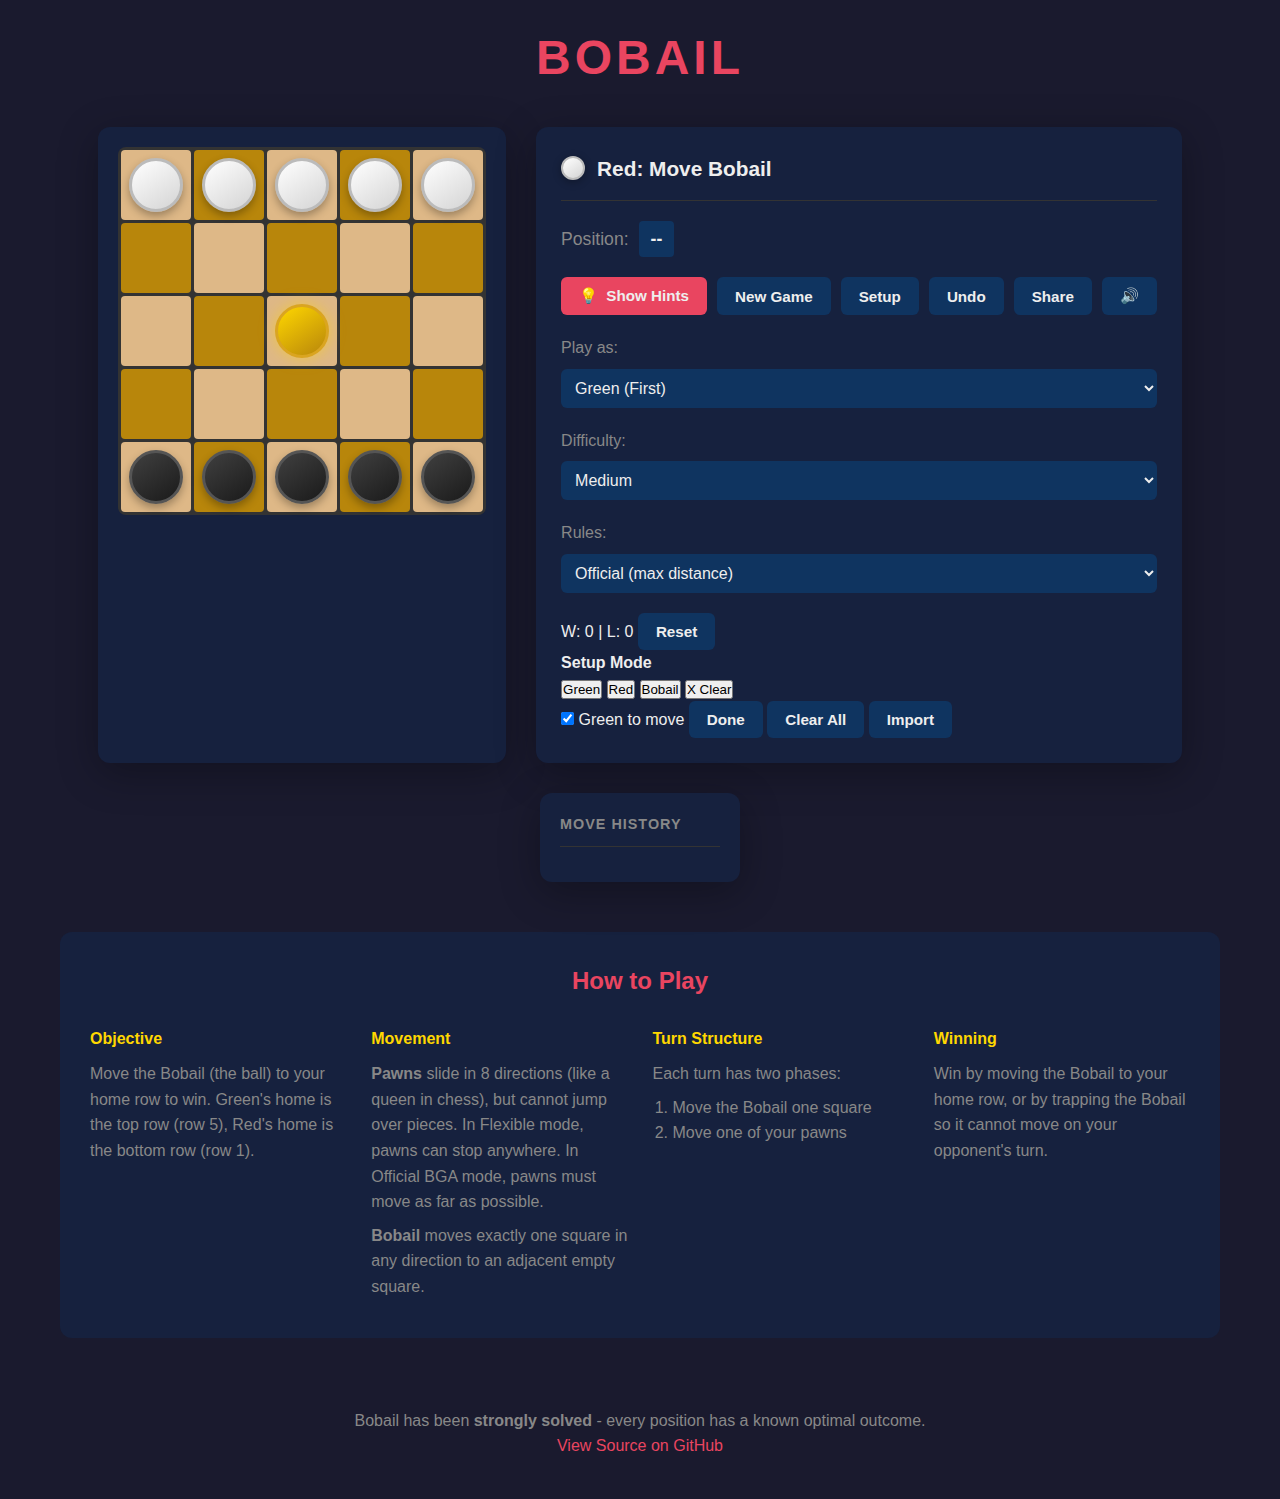
<file: docs/index.html>
<!DOCTYPE html>
<html lang="en">
<head>
    <meta charset="UTF-8">
    <meta name="viewport" content="width=device-width, initial-scale=1.0">
    <title>Bobail - Play the Solved Game</title>
    <link rel="stylesheet" href="style.css">
</head>
<body>
    <div class="container">
        <header>
            <h1>Bobail</h1>
        </header>

        <main>
            <div class="game-area">
                <div class="board-container">
                    <div class="board" id="board">
                        <!-- Board squares generated by JS -->
                    </div>
                </div>

                <div class="game-info">
                    <div class="turn-indicator" id="turn-indicator">
                        <span class="turn-dot white-dot"></span>
                        <span id="turn-text">Green to move</span>
                    </div>

                    <div class="evaluation hidden" id="evaluation">
                        <span class="eval-label">Position:</span>
                        <span class="eval-value" id="eval-value">--</span>
                    </div>

                    <div class="controls">
                        <button id="hint-toggle" class="btn btn-hint">
                            <span class="hint-icon">💡</span> Show Hints
                        </button>
                        <button id="new-game" class="btn">New Game</button>
                        <button id="setup-btn" class="btn">Setup</button>
                        <button id="undo" class="btn">Undo</button>
                        <button id="share-btn" class="btn">Share</button>
                        <button id="sound-toggle" class="btn btn-icon active">🔊</button>
                    </div>

                    <div class="selects-row">
                        <div class="mode-select">
                            <label>Play as:</label>
                            <select id="player-color">
                                <option value="white" selected>Green (First)</option>
                                <option value="black">Red (Second)</option>
                                <option value="both">Two Players</option>
                            </select>
                        </div>

                        <div class="mode-select">
                            <label>Difficulty:</label>
                            <select id="difficulty">
                                <option value="easy">Easy</option>
                                <option value="medium" selected>Medium</option>
                                <option value="hard">Hard</option>
                            </select>
                        </div>
                    </div>

                    <div class="selects-row">
                        <div class="mode-select">
                            <label>Rules:</label>
                            <select id="rules-variant">
                                <option value="official" selected>Official (max distance)</option>
                                <option value="flexible">Flexible (stop anywhere)</option>
                            </select>
                        </div>
                    </div>

                    <div class="stats-row">
                        <span id="stats-display">W: 0 | L: 0</span>
                        <button id="reset-stats" class="btn btn-small">Reset</button>
                    </div>

                    <div class="hint-legend" id="hint-legend">
                        <h4>Move Evaluation</h4>
                        <div class="legend-item">
                            <span class="legend-color win"></span> Winning move
                        </div>
                        <div class="legend-item">
                            <span class="legend-color draw"></span> Drawing move
                        </div>
                        <div class="legend-item">
                            <span class="legend-color loss"></span> Losing move
                        </div>
                    </div>

                    <div class="setup-panel hidden" id="setup-panel">
                        <h4>Setup Mode</h4>
                        <div class="setup-pieces">
                            <button class="setup-piece-btn active" data-piece="white">
                                <span class="piece-icon green"></span> Green
                            </button>
                            <button class="setup-piece-btn" data-piece="black">
                                <span class="piece-icon red"></span> Red
                            </button>
                            <button class="setup-piece-btn" data-piece="bobail">
                                <span class="piece-icon bobail"></span> Bobail
                            </button>
                            <button class="setup-piece-btn" data-piece="clear">
                                <span class="piece-icon clear">X</span> Clear
                            </button>
                        </div>
                        <div class="setup-controls">
                            <label>
                                <input type="checkbox" id="setup-white-to-move" checked>
                                Green to move
                            </label>
                            <button id="setup-done" class="btn">Done</button>
                            <button id="setup-clear-all" class="btn btn-secondary">Clear All</button>
                            <button id="setup-import" class="btn btn-secondary">Import</button>
                        </div>
                    </div>
                </div>
            </div>

            <div class="history-panel">
                <h3>Move History</h3>
                <div class="move-list" id="move-list">
                    <!-- Moves will be listed here -->
                </div>
            </div>
        </main>

        <section class="rules">
            <h2>How to Play</h2>
            <div class="rules-content">
                <div class="rule">
                    <h4>Objective</h4>
                    <p>Move the Bobail (the ball) to your home row to win. Green's home is the top row (row 5), Red's home is the bottom row (row 1).</p>
                </div>
                <div class="rule">
                    <h4>Movement</h4>
                    <p><strong>Pawns</strong> slide in 8 directions (like a queen in chess), but cannot jump over pieces. <span id="rules-desc">In Flexible mode, pawns can stop anywhere. In Official BGA mode, pawns must move as far as possible.</span></p>
                    <p><strong>Bobail</strong> moves exactly one square in any direction to an adjacent empty square.</p>
                </div>
                <div class="rule">
                    <h4>Turn Structure</h4>
                    <p>Each turn has two phases:</p>
                    <ol>
                        <li>Move the Bobail one square</li>
                        <li>Move one of your pawns</li>
                    </ol>
                </div>
                <div class="rule">
                    <h4>Winning</h4>
                    <p>Win by moving the Bobail to your home row, or by trapping the Bobail so it cannot move on your opponent's turn.</p>
                </div>
            </div>
        </section>

        <footer>
            <p>Bobail has been <strong>strongly solved</strong> - every position has a known optimal outcome.</p>
            <p><a href="https://github.com/jasondaming/bobail-solver">View Source on GitHub</a></p>
        </footer>
    </div>

    <script src="game.js"></script>
</body>
</html>
</file>
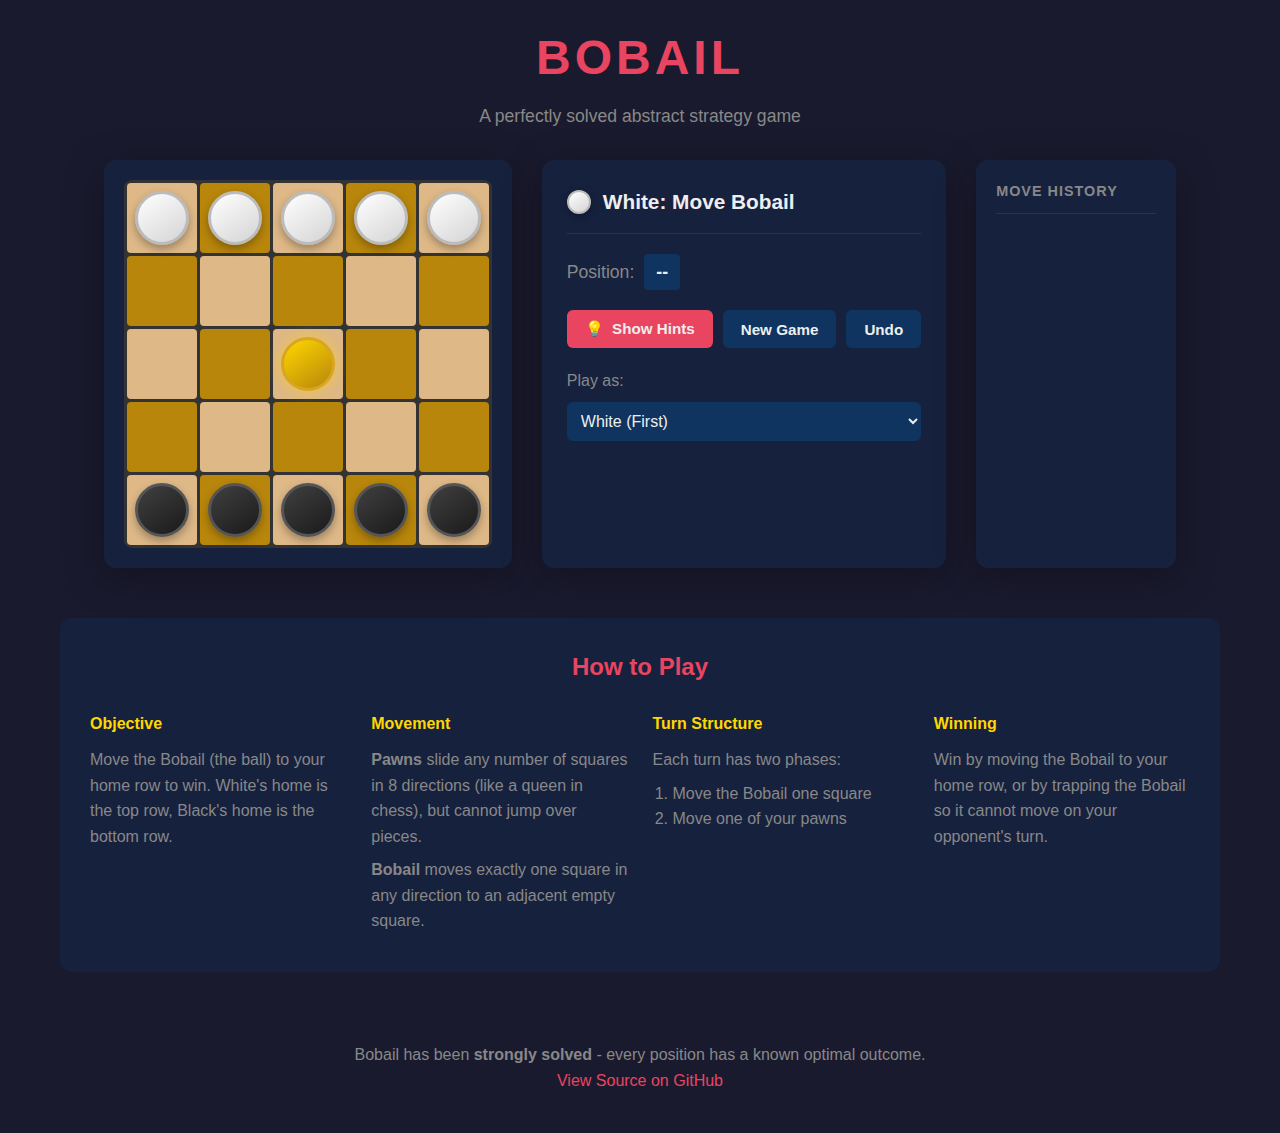
<file: web/index.html>
<!DOCTYPE html>
<html lang="en">
<head>
    <meta charset="UTF-8">
    <meta name="viewport" content="width=device-width, initial-scale=1.0">
    <title>Bobail - Play the Solved Game</title>
    <link rel="stylesheet" href="style.css">
</head>
<body>
    <div class="container">
        <header>
            <h1>Bobail</h1>
            <p class="subtitle">A perfectly solved abstract strategy game</p>
        </header>

        <main>
            <div class="game-area">
                <div class="board-container">
                    <div class="board" id="board">
                        <!-- Board squares generated by JS -->
                    </div>
                </div>

                <div class="game-info">
                    <div class="turn-indicator" id="turn-indicator">
                        <span class="turn-dot white-dot"></span>
                        <span id="turn-text">White to move</span>
                    </div>

                    <div class="evaluation" id="evaluation">
                        <span class="eval-label">Position:</span>
                        <span class="eval-value" id="eval-value">--</span>
                    </div>

                    <div class="controls">
                        <button id="hint-toggle" class="btn btn-hint">
                            <span class="hint-icon">💡</span> Show Hints
                        </button>
                        <button id="new-game" class="btn">New Game</button>
                        <button id="undo" class="btn">Undo</button>
                    </div>

                    <div class="mode-select">
                        <label>Play as:</label>
                        <select id="player-color">
                            <option value="white">White (First)</option>
                            <option value="black">Black (Second)</option>
                            <option value="both">Both (Analysis)</option>
                        </select>
                    </div>

                    <div class="hint-legend" id="hint-legend">
                        <h4>Move Evaluation</h4>
                        <div class="legend-item">
                            <span class="legend-color win"></span> Winning move
                        </div>
                        <div class="legend-item">
                            <span class="legend-color draw"></span> Drawing move
                        </div>
                        <div class="legend-item">
                            <span class="legend-color loss"></span> Losing move
                        </div>
                    </div>
                </div>
            </div>

            <div class="history-panel">
                <h3>Move History</h3>
                <div class="move-list" id="move-list">
                    <!-- Moves will be listed here -->
                </div>
            </div>
        </main>

        <section class="rules">
            <h2>How to Play</h2>
            <div class="rules-content">
                <div class="rule">
                    <h4>Objective</h4>
                    <p>Move the Bobail (the ball) to your home row to win. White's home is the top row, Black's home is the bottom row.</p>
                </div>
                <div class="rule">
                    <h4>Movement</h4>
                    <p><strong>Pawns</strong> slide any number of squares in 8 directions (like a queen in chess), but cannot jump over pieces.</p>
                    <p><strong>Bobail</strong> moves exactly one square in any direction to an adjacent empty square.</p>
                </div>
                <div class="rule">
                    <h4>Turn Structure</h4>
                    <p>Each turn has two phases:</p>
                    <ol>
                        <li>Move the Bobail one square</li>
                        <li>Move one of your pawns</li>
                    </ol>
                </div>
                <div class="rule">
                    <h4>Winning</h4>
                    <p>Win by moving the Bobail to your home row, or by trapping the Bobail so it cannot move on your opponent's turn.</p>
                </div>
            </div>
        </section>

        <footer>
            <p>Bobail has been <strong>strongly solved</strong> - every position has a known optimal outcome.</p>
            <p><a href="https://github.com/jasondaming/bobail-solver">View Source on GitHub</a></p>
        </footer>
    </div>

    <script src="game.js"></script>
</body>
</html>
</file>
<file: docs/style.css>
* {
    margin: 0;
    padding: 0;
    box-sizing: border-box;
}

:root {
    --bg-color: #1a1a2e;
    --surface-color: #16213e;
    --primary-color: #e94560;
    --secondary-color: #0f3460;
    --text-color: #eee;
    --text-muted: #888;
    --white-piece: #f5f5f5;
    --black-piece: #2d2d2d;
    --bobail-color: #ffd700;
    --win-color: #4ade80;
    --draw-color: #facc15;
    --loss-color: #f87171;
    --board-light: #deb887;
    --board-dark: #b8860b;
    --highlight: rgba(255, 215, 0, 0.4);
    --selected: rgba(233, 69, 96, 0.5);
}

body {
    font-family: 'Segoe UI', Tahoma, Geneva, Verdana, sans-serif;
    background: var(--bg-color);
    color: var(--text-color);
    min-height: 100vh;
    line-height: 1.6;
}

.container {
    max-width: 1200px;
    margin: 0 auto;
    padding: 20px;
}

header {
    text-align: center;
    margin-bottom: 30px;
}

header h1 {
    font-size: 3rem;
    color: var(--primary-color);
    text-transform: uppercase;
    letter-spacing: 4px;
    margin-bottom: 5px;
}

.subtitle {
    color: var(--text-muted);
    font-size: 1.1rem;
}

main {
    display: flex;
    gap: 30px;
    justify-content: center;
    flex-wrap: wrap;
}

.game-area {
    display: flex;
    gap: 30px;
    flex-wrap: wrap;
    justify-content: center;
}

/* Board Styles */
.board-container {
    background: var(--surface-color);
    padding: 20px;
    border-radius: 12px;
    box-shadow: 0 10px 40px rgba(0, 0, 0, 0.3);
}

.board {
    display: grid;
    grid-template-columns: repeat(5, 70px);
    grid-template-rows: repeat(5, 70px);
    gap: 3px;
    background: #333;
    padding: 3px;
    border-radius: 8px;
}

.square {
    width: 70px;
    height: 70px;
    display: flex;
    align-items: center;
    justify-content: center;
    cursor: pointer;
    position: relative;
    transition: all 0.2s ease;
    border-radius: 4px;
}

.square.light {
    background: var(--board-light);
}

.square.dark {
    background: var(--board-dark);
}

.square:hover {
    filter: brightness(1.1);
}

.square.selected {
    box-shadow: inset 0 0 0 4px var(--primary-color);
}

.square.valid-move {
    cursor: pointer;
}

.square.valid-move::after {
    content: '';
    position: absolute;
    width: 20px;
    height: 20px;
    background: rgba(0, 0, 0, 0.3);
    border-radius: 50%;
}

.square.valid-move.has-piece::after {
    width: 100%;
    height: 100%;
    background: transparent;
    border-radius: 4px;
    box-shadow: inset 0 0 0 4px rgba(0, 0, 0, 0.4);
}

/* Hint overlays */
.square.hint-win::before {
    content: '';
    position: absolute;
    inset: 4px;
    background: var(--win-color);
    opacity: 0.5;
    border-radius: 4px;
    z-index: 1;
}

.square.hint-draw::before {
    content: '';
    position: absolute;
    inset: 4px;
    background: var(--draw-color);
    opacity: 0.5;
    border-radius: 4px;
    z-index: 1;
}

.square.hint-loss::before {
    content: '';
    position: absolute;
    inset: 4px;
    background: var(--loss-color);
    opacity: 0.5;
    border-radius: 4px;
    z-index: 1;
}

/* Pieces */
.piece {
    width: 54px;
    height: 54px;
    border-radius: 50%;
    position: relative;
    z-index: 2;
    transition: transform 0.15s ease;
    box-shadow: 0 4px 8px rgba(0, 0, 0, 0.3);
}

.piece:hover {
    transform: scale(1.05);
}

.piece.white {
    background: linear-gradient(145deg, #ffffff, #d4d4d4);
    border: 3px solid #bbb;
}

.piece.black {
    background: linear-gradient(145deg, #404040, #1a1a1a);
    border: 3px solid #555;
}

.piece.bobail {
    background: linear-gradient(145deg, #ffd700, #b8860b);
    border: 3px solid #daa520;
    box-shadow: 0 0 15px rgba(255, 215, 0, 0.5);
}

/* Game Info Panel */
.game-info {
    background: var(--surface-color);
    padding: 25px;
    border-radius: 12px;
    min-width: 250px;
    box-shadow: 0 10px 40px rgba(0, 0, 0, 0.3);
}

.turn-indicator {
    display: flex;
    align-items: center;
    gap: 12px;
    font-size: 1.3rem;
    font-weight: 600;
    margin-bottom: 20px;
    padding-bottom: 15px;
    border-bottom: 1px solid #333;
}

.turn-dot {
    width: 24px;
    height: 24px;
    border-radius: 50%;
    box-shadow: 0 2px 8px rgba(0, 0, 0, 0.3);
}

.turn-dot.white-dot {
    background: linear-gradient(145deg, #ffffff, #d4d4d4);
    border: 2px solid #bbb;
}

.turn-dot.black-dot {
    background: linear-gradient(145deg, #404040, #1a1a1a);
    border: 2px solid #555;
}

.evaluation {
    display: flex;
    align-items: center;
    gap: 10px;
    margin-bottom: 20px;
    font-size: 1.1rem;
}

.eval-label {
    color: var(--text-muted);
}

.eval-value {
    font-weight: 700;
    padding: 4px 12px;
    border-radius: 4px;
    background: var(--secondary-color);
}

.eval-value.win {
    background: var(--win-color);
    color: #000;
}

.eval-value.draw {
    background: var(--draw-color);
    color: #000;
}

.eval-value.loss {
    background: var(--loss-color);
    color: #000;
}

.controls {
    display: flex;
    flex-wrap: wrap;
    gap: 10px;
    margin-bottom: 20px;
}

.btn {
    padding: 10px 18px;
    border: none;
    border-radius: 6px;
    cursor: pointer;
    font-size: 0.95rem;
    font-weight: 600;
    transition: all 0.2s ease;
    background: var(--secondary-color);
    color: var(--text-color);
}

.btn:hover {
    background: #1a4a80;
    transform: translateY(-1px);
}

.btn-hint {
    background: var(--primary-color);
}

.btn-hint:hover {
    background: #d13a52;
}

.btn-hint.active {
    background: var(--win-color);
    color: #000;
}

.hint-icon {
    margin-right: 4px;
}

.mode-select {
    margin-bottom: 20px;
}

.mode-select label {
    display: block;
    margin-bottom: 8px;
    color: var(--text-muted);
}

.mode-select select {
    width: 100%;
    padding: 10px;
    border-radius: 6px;
    border: none;
    background: var(--secondary-color);
    color: var(--text-color);
    font-size: 1rem;
    cursor: pointer;
}

.hint-legend {
    display: none;
    padding-top: 15px;
    border-top: 1px solid #333;
}

.hint-legend.visible {
    display: block;
}

.hint-legend h4 {
    margin-bottom: 12px;
    color: var(--text-muted);
    font-size: 0.9rem;
    text-transform: uppercase;
    letter-spacing: 1px;
}

.legend-item {
    display: flex;
    align-items: center;
    gap: 10px;
    margin-bottom: 8px;
    font-size: 0.9rem;
}

.legend-color {
    width: 20px;
    height: 20px;
    border-radius: 4px;
}

.legend-color.win {
    background: var(--win-color);
}

.legend-color.draw {
    background: var(--draw-color);
}

.legend-color.loss {
    background: var(--loss-color);
}

/* History Panel */
.history-panel {
    background: var(--surface-color);
    padding: 20px;
    border-radius: 12px;
    min-width: 200px;
    max-height: 500px;
    box-shadow: 0 10px 40px rgba(0, 0, 0, 0.3);
}

.history-panel h3 {
    margin-bottom: 15px;
    padding-bottom: 10px;
    border-bottom: 1px solid #333;
    color: var(--text-muted);
    font-size: 0.9rem;
    text-transform: uppercase;
    letter-spacing: 1px;
}

.move-list {
    max-height: 400px;
    overflow-y: auto;
    font-family: 'Courier New', monospace;
    font-size: 0.9rem;
}

.move-entry {
    padding: 6px 8px;
    border-radius: 4px;
    margin-bottom: 4px;
}

.move-entry:nth-child(odd) {
    background: rgba(255, 255, 255, 0.05);
}

.move-number {
    color: var(--text-muted);
    margin-right: 8px;
}

/* Rules Section */
.rules {
    margin-top: 50px;
    padding: 30px;
    background: var(--surface-color);
    border-radius: 12px;
}

.rules h2 {
    text-align: center;
    margin-bottom: 25px;
    color: var(--primary-color);
}

.rules-content {
    display: grid;
    grid-template-columns: repeat(auto-fit, minmax(250px, 1fr));
    gap: 25px;
}

.rule h4 {
    color: var(--bobail-color);
    margin-bottom: 10px;
}

.rule p {
    color: var(--text-muted);
    margin-bottom: 8px;
}

.rule ol {
    color: var(--text-muted);
    margin-left: 20px;
}

/* Footer */
footer {
    text-align: center;
    margin-top: 50px;
    padding: 20px;
    color: var(--text-muted);
}

footer a {
    color: var(--primary-color);
    text-decoration: none;
}

footer a:hover {
    text-decoration: underline;
}

/* Responsive */
@media (max-width: 768px) {
    .board {
        grid-template-columns: repeat(5, 60px);
        grid-template-rows: repeat(5, 60px);
    }

    .square {
        width: 60px;
        height: 60px;
    }

    .piece {
        width: 46px;
        height: 46px;
    }

    header h1 {
        font-size: 2rem;
    }

    .game-area {
        flex-direction: column;
        align-items: center;
    }

    .game-info {
        width: 100%;
        max-width: 380px;
    }
}

/* Animations */
@keyframes pulse {
    0%, 100% { transform: scale(1); }
    50% { transform: scale(1.05); }
}

.piece.last-moved {
    animation: pulse 0.3s ease;
}

/* Game over overlay */
.game-over-overlay {
    position: fixed;
    inset: 0;
    background: rgba(0, 0, 0, 0.8);
    display: flex;
    align-items: center;
    justify-content: center;
    z-index: 100;
    opacity: 0;
    pointer-events: none;
    transition: opacity 0.3s ease;
}

.game-over-overlay.visible {
    opacity: 1;
    pointer-events: auto;
}

.game-over-content {
    background: var(--surface-color);
    padding: 40px 60px;
    border-radius: 16px;
    text-align: center;
    box-shadow: 0 20px 60px rgba(0, 0, 0, 0.5);
}

.game-over-content h2 {
    font-size: 2rem;
    margin-bottom: 15px;
}

.game-over-content p {
    color: var(--text-muted);
    margin-bottom: 25px;
}

.game-over-content .btn {
    font-size: 1.1rem;
    padding: 12px 30px;
}
</file>
<file: web/style.css>
* {
    margin: 0;
    padding: 0;
    box-sizing: border-box;
}

:root {
    --bg-color: #1a1a2e;
    --surface-color: #16213e;
    --primary-color: #e94560;
    --secondary-color: #0f3460;
    --text-color: #eee;
    --text-muted: #888;
    --white-piece: #f5f5f5;
    --black-piece: #2d2d2d;
    --bobail-color: #ffd700;
    --win-color: #4ade80;
    --draw-color: #facc15;
    --loss-color: #f87171;
    --board-light: #deb887;
    --board-dark: #b8860b;
    --highlight: rgba(255, 215, 0, 0.4);
    --selected: rgba(233, 69, 96, 0.5);
}

body {
    font-family: 'Segoe UI', Tahoma, Geneva, Verdana, sans-serif;
    background: var(--bg-color);
    color: var(--text-color);
    min-height: 100vh;
    line-height: 1.6;
}

.container {
    max-width: 1200px;
    margin: 0 auto;
    padding: 20px;
}

header {
    text-align: center;
    margin-bottom: 30px;
}

header h1 {
    font-size: 3rem;
    color: var(--primary-color);
    text-transform: uppercase;
    letter-spacing: 4px;
    margin-bottom: 5px;
}

.subtitle {
    color: var(--text-muted);
    font-size: 1.1rem;
}

main {
    display: flex;
    gap: 30px;
    justify-content: center;
    flex-wrap: wrap;
}

.game-area {
    display: flex;
    gap: 30px;
    flex-wrap: wrap;
    justify-content: center;
}

/* Board Styles */
.board-container {
    background: var(--surface-color);
    padding: 20px;
    border-radius: 12px;
    box-shadow: 0 10px 40px rgba(0, 0, 0, 0.3);
}

.board {
    display: grid;
    grid-template-columns: repeat(5, 70px);
    grid-template-rows: repeat(5, 70px);
    gap: 3px;
    background: #333;
    padding: 3px;
    border-radius: 8px;
}

.square {
    width: 70px;
    height: 70px;
    display: flex;
    align-items: center;
    justify-content: center;
    cursor: pointer;
    position: relative;
    transition: all 0.2s ease;
    border-radius: 4px;
}

.square.light {
    background: var(--board-light);
}

.square.dark {
    background: var(--board-dark);
}

.square:hover {
    filter: brightness(1.1);
}

.square.selected {
    box-shadow: inset 0 0 0 4px var(--primary-color);
}

.square.valid-move {
    cursor: pointer;
}

.square.valid-move::after {
    content: '';
    position: absolute;
    width: 20px;
    height: 20px;
    background: rgba(0, 0, 0, 0.3);
    border-radius: 50%;
}

.square.valid-move.has-piece::after {
    width: 100%;
    height: 100%;
    background: transparent;
    border-radius: 4px;
    box-shadow: inset 0 0 0 4px rgba(0, 0, 0, 0.4);
}

/* Hint overlays */
.square.hint-win::before {
    content: '';
    position: absolute;
    inset: 4px;
    background: var(--win-color);
    opacity: 0.5;
    border-radius: 4px;
    z-index: 1;
}

.square.hint-draw::before {
    content: '';
    position: absolute;
    inset: 4px;
    background: var(--draw-color);
    opacity: 0.5;
    border-radius: 4px;
    z-index: 1;
}

.square.hint-loss::before {
    content: '';
    position: absolute;
    inset: 4px;
    background: var(--loss-color);
    opacity: 0.5;
    border-radius: 4px;
    z-index: 1;
}

/* Pieces */
.piece {
    width: 54px;
    height: 54px;
    border-radius: 50%;
    position: relative;
    z-index: 2;
    transition: transform 0.15s ease;
    box-shadow: 0 4px 8px rgba(0, 0, 0, 0.3);
}

.piece:hover {
    transform: scale(1.05);
}

.piece.white {
    background: linear-gradient(145deg, #ffffff, #d4d4d4);
    border: 3px solid #bbb;
}

.piece.black {
    background: linear-gradient(145deg, #404040, #1a1a1a);
    border: 3px solid #555;
}

.piece.bobail {
    background: linear-gradient(145deg, #ffd700, #b8860b);
    border: 3px solid #daa520;
    box-shadow: 0 0 15px rgba(255, 215, 0, 0.5);
}

/* Game Info Panel */
.game-info {
    background: var(--surface-color);
    padding: 25px;
    border-radius: 12px;
    min-width: 250px;
    box-shadow: 0 10px 40px rgba(0, 0, 0, 0.3);
}

.turn-indicator {
    display: flex;
    align-items: center;
    gap: 12px;
    font-size: 1.3rem;
    font-weight: 600;
    margin-bottom: 20px;
    padding-bottom: 15px;
    border-bottom: 1px solid #333;
}

.turn-dot {
    width: 24px;
    height: 24px;
    border-radius: 50%;
    box-shadow: 0 2px 8px rgba(0, 0, 0, 0.3);
}

.turn-dot.white-dot {
    background: linear-gradient(145deg, #ffffff, #d4d4d4);
    border: 2px solid #bbb;
}

.turn-dot.black-dot {
    background: linear-gradient(145deg, #404040, #1a1a1a);
    border: 2px solid #555;
}

.evaluation {
    display: flex;
    align-items: center;
    gap: 10px;
    margin-bottom: 20px;
    font-size: 1.1rem;
}

.eval-label {
    color: var(--text-muted);
}

.eval-value {
    font-weight: 700;
    padding: 4px 12px;
    border-radius: 4px;
    background: var(--secondary-color);
}

.eval-value.win {
    background: var(--win-color);
    color: #000;
}

.eval-value.draw {
    background: var(--draw-color);
    color: #000;
}

.eval-value.loss {
    background: var(--loss-color);
    color: #000;
}

.controls {
    display: flex;
    flex-wrap: wrap;
    gap: 10px;
    margin-bottom: 20px;
}

.btn {
    padding: 10px 18px;
    border: none;
    border-radius: 6px;
    cursor: pointer;
    font-size: 0.95rem;
    font-weight: 600;
    transition: all 0.2s ease;
    background: var(--secondary-color);
    color: var(--text-color);
}

.btn:hover {
    background: #1a4a80;
    transform: translateY(-1px);
}

.btn-hint {
    background: var(--primary-color);
}

.btn-hint:hover {
    background: #d13a52;
}

.btn-hint.active {
    background: var(--win-color);
    color: #000;
}

.hint-icon {
    margin-right: 4px;
}

.mode-select {
    margin-bottom: 20px;
}

.mode-select label {
    display: block;
    margin-bottom: 8px;
    color: var(--text-muted);
}

.mode-select select {
    width: 100%;
    padding: 10px;
    border-radius: 6px;
    border: none;
    background: var(--secondary-color);
    color: var(--text-color);
    font-size: 1rem;
    cursor: pointer;
}

.hint-legend {
    display: none;
    padding-top: 15px;
    border-top: 1px solid #333;
}

.hint-legend.visible {
    display: block;
}

.hint-legend h4 {
    margin-bottom: 12px;
    color: var(--text-muted);
    font-size: 0.9rem;
    text-transform: uppercase;
    letter-spacing: 1px;
}

.legend-item {
    display: flex;
    align-items: center;
    gap: 10px;
    margin-bottom: 8px;
    font-size: 0.9rem;
}

.legend-color {
    width: 20px;
    height: 20px;
    border-radius: 4px;
}

.legend-color.win {
    background: var(--win-color);
}

.legend-color.draw {
    background: var(--draw-color);
}

.legend-color.loss {
    background: var(--loss-color);
}

/* History Panel */
.history-panel {
    background: var(--surface-color);
    padding: 20px;
    border-radius: 12px;
    min-width: 200px;
    max-height: 500px;
    box-shadow: 0 10px 40px rgba(0, 0, 0, 0.3);
}

.history-panel h3 {
    margin-bottom: 15px;
    padding-bottom: 10px;
    border-bottom: 1px solid #333;
    color: var(--text-muted);
    font-size: 0.9rem;
    text-transform: uppercase;
    letter-spacing: 1px;
}

.move-list {
    max-height: 400px;
    overflow-y: auto;
    font-family: 'Courier New', monospace;
    font-size: 0.9rem;
}

.move-entry {
    padding: 6px 8px;
    border-radius: 4px;
    margin-bottom: 4px;
}

.move-entry:nth-child(odd) {
    background: rgba(255, 255, 255, 0.05);
}

.move-number {
    color: var(--text-muted);
    margin-right: 8px;
}

/* Rules Section */
.rules {
    margin-top: 50px;
    padding: 30px;
    background: var(--surface-color);
    border-radius: 12px;
}

.rules h2 {
    text-align: center;
    margin-bottom: 25px;
    color: var(--primary-color);
}

.rules-content {
    display: grid;
    grid-template-columns: repeat(auto-fit, minmax(250px, 1fr));
    gap: 25px;
}

.rule h4 {
    color: var(--bobail-color);
    margin-bottom: 10px;
}

.rule p {
    color: var(--text-muted);
    margin-bottom: 8px;
}

.rule ol {
    color: var(--text-muted);
    margin-left: 20px;
}

/* Footer */
footer {
    text-align: center;
    margin-top: 50px;
    padding: 20px;
    color: var(--text-muted);
}

footer a {
    color: var(--primary-color);
    text-decoration: none;
}

footer a:hover {
    text-decoration: underline;
}

/* Responsive */
@media (max-width: 768px) {
    .board {
        grid-template-columns: repeat(5, 60px);
        grid-template-rows: repeat(5, 60px);
    }

    .square {
        width: 60px;
        height: 60px;
    }

    .piece {
        width: 46px;
        height: 46px;
    }

    header h1 {
        font-size: 2rem;
    }

    .game-area {
        flex-direction: column;
        align-items: center;
    }

    .game-info {
        width: 100%;
        max-width: 380px;
    }
}

/* Animations */
@keyframes pulse {
    0%, 100% { transform: scale(1); }
    50% { transform: scale(1.05); }
}

.piece.last-moved {
    animation: pulse 0.3s ease;
}

/* Game over overlay */
.game-over-overlay {
    position: fixed;
    inset: 0;
    background: rgba(0, 0, 0, 0.8);
    display: flex;
    align-items: center;
    justify-content: center;
    z-index: 100;
    opacity: 0;
    pointer-events: none;
    transition: opacity 0.3s ease;
}

.game-over-overlay.visible {
    opacity: 1;
    pointer-events: auto;
}

.game-over-content {
    background: var(--surface-color);
    padding: 40px 60px;
    border-radius: 16px;
    text-align: center;
    box-shadow: 0 20px 60px rgba(0, 0, 0, 0.5);
}

.game-over-content h2 {
    font-size: 2rem;
    margin-bottom: 15px;
}

.game-over-content p {
    color: var(--text-muted);
    margin-bottom: 25px;
}

.game-over-content .btn {
    font-size: 1.1rem;
    padding: 12px 30px;
}
</file>
